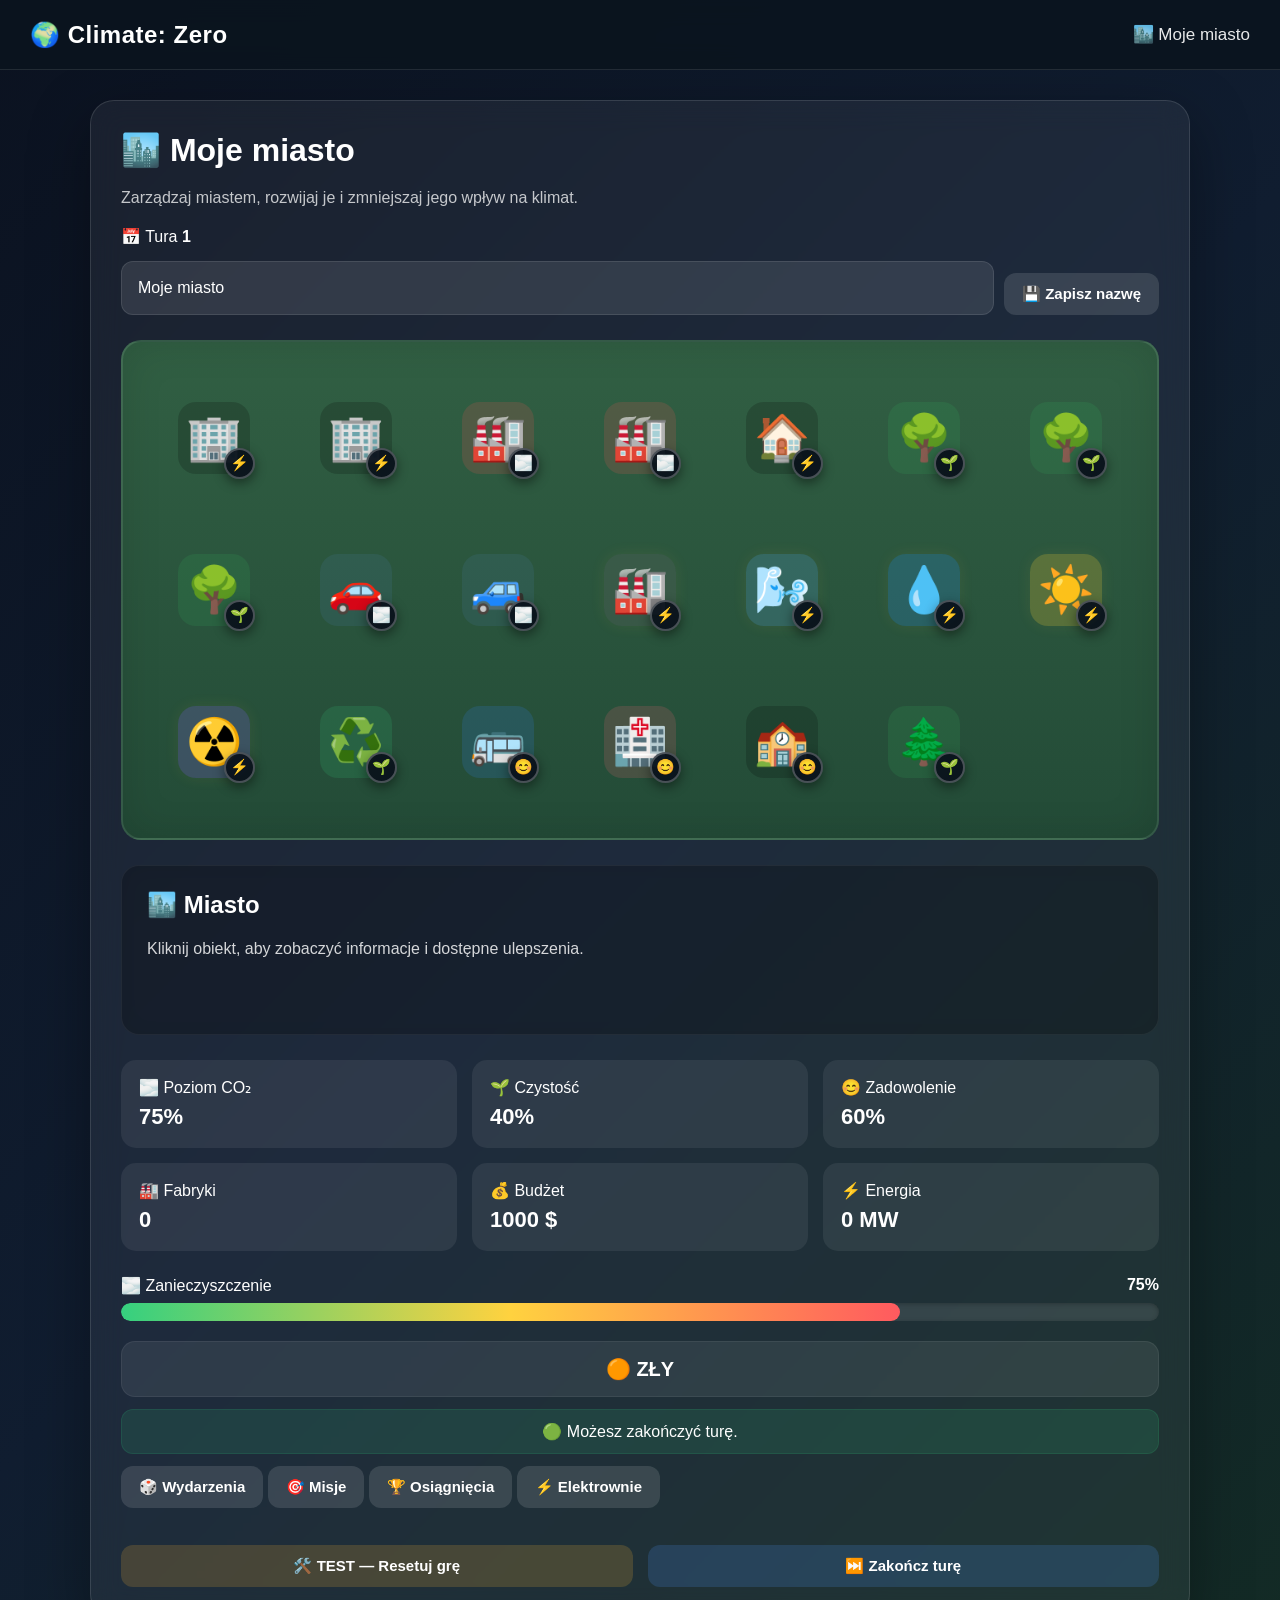
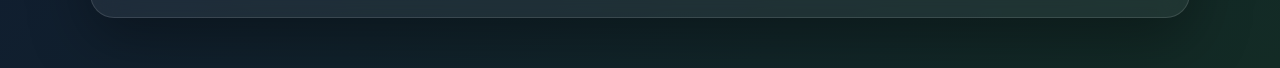
<file: index.html>
<!DOCTYPE html>
<html lang="pl">
<head>
    <meta charset="UTF-8">
    <meta name="viewport" content="width=device-width, initial-scale=1.0">

    <title>Climate: Zero</title>

    <link rel="stylesheet" href="style.css">
</head>

<body>

<!-- =========================================================
     HEADER
========================================================= -->

<header class="top-header">

    <div class="logo">
        🌍 <span>Climate: Zero</span>
    </div>

    <div
        class="city-name"
        id="city-name-display"
        title="Kliknij, aby zmienić nazwę miasta"
    >
        🏙️ <span id="header-city-name">Moje miasto</span>
    </div>

</header>


<!-- =========================================================
     GŁÓWNA CZĘŚĆ GRY
========================================================= -->

<main>

<section class="city-panel">


    <!-- =====================================================
         INTRO / NAZWA MIASTA / TURA
    ====================================================== -->

    <div class="city-intro">

        <div class="intro-title-row">

            <div class="intro-text">

                <h1>
                    🏙️
                    <span id="city-title">Moje miasto</span>
                </h1>

                <p>
                    Zarządzaj miastem, rozwijaj je i zmniejszaj jego wpływ na klimat.
                </p>

            </div>


            <div class="turn-badge">

                📅 Tura
                <strong id="turn">1</strong>

            </div>

        </div>


        <!-- Edycja nazwy miasta -->

        <div class="city-name-editor">

            <input
                type="text"
                id="city-name-input"
                placeholder="Wpisz nazwę miasta"
                maxlength="30"
                autocomplete="off"
            >

            <button id="save-city-name">
                💾 Zapisz nazwę
            </button>

        </div>

    </div>



    <!-- =====================================================
         WIDOK MIASTA
    ====================================================== -->

    <div
        class="city-view"
        id="city-view"
    >


        <!-- =================================================
             BIUROWCE
        ================================================== -->

        <div
            class="building office"
            data-type="office"
            data-id="office-1"
            data-effect="⚡"
            title="Biurowiec"
        >
            🏢
        </div>


        <div
            class="building office"
            data-type="office"
            data-id="office-2"
            data-effect="⚡"
            title="Biurowiec"
        >
            🏢
        </div>



        <!-- =================================================
             FABRYKI
        ================================================== -->

        <div
            class="building factory chemical-factory"
            data-type="chemical-factory"
            data-id="factory-1"
            data-effect="🌫️"
            title="Fabryka chemiczna"
        >
            🏭
        </div>


        <div
            class="building factory industrial-factory"
            data-type="industrial-factory"
            data-id="factory-2"
            data-effect="🌫️"
            title="Fabryka przemysłowa"
        >
            🏭
        </div>



        <!-- =================================================
             DOM
        ================================================== -->

        <div
            class="building house"
            data-type="house"
            data-id="house-1"
            data-effect="⚡"
            title="Dom"
        >
            🏠
        </div>



        <!-- =================================================
             PARKI
        ================================================== -->

        <div
            class="tree park"
            data-type="park"
            data-id="park-1"
            data-effect="🌱"
            title="Park"
        >
            🌳
        </div>


        <div
            class="tree park"
            data-type="park"
            data-id="park-2"
            data-effect="🌱"
            title="Park"
        >
            🌳
        </div>


        <div
            class="tree park"
            data-type="park"
            data-id="park-3"
            data-effect="🌱"
            title="Park"
        >
            🌳
        </div>



        <!-- =================================================
             SAMOCHODY
        ================================================== -->

        <div
            class="car"
            data-type="car"
            data-id="car-1"
            data-effect="🌫️"
            title="Samochód"
        >
            🚗
        </div>


        <div
            class="car"
            data-type="car"
            data-id="car-2"
            data-effect="🌫️"
            title="Samochód"
        >
            🚙
        </div>



        <!-- =================================================
             ELEKTROWNIE
        ================================================== -->

        <!-- Elektrownia węglowa -->

        <div
            class="building power-plant coal-plant"
            data-type="power-plant"
            data-id="coal"
            data-effect="⚡"
            title="Elektrownia węglowa"
        >
            🏭
        </div>


        <!-- Elektrownia wiatrowa -->

        <div
            class="building power-plant wind-plant"
            data-type="power-plant"
            data-id="wind"
            data-effect="⚡"
            title="Elektrownia wiatrowa"
        >
            🌬️
        </div>


        <!-- Elektrownia wodna -->

        <div
            class="building power-plant water-plant"
            data-type="power-plant"
            data-id="water"
            data-effect="⚡"
            title="Elektrownia wodna"
        >
            💧
        </div>


        <!-- Elektrownia słoneczna -->

        <div
            class="building power-plant solar-plant"
            data-type="power-plant"
            data-id="solar"
            data-effect="⚡"
            title="Elektrownia słoneczna"
        >
            ☀️
        </div>


        <!-- Elektrownia jądrowa -->

        <div
            class="building power-plant nuclear-plant"
            data-type="power-plant"
            data-id="nuclear"
            data-effect="⚡"
            title="Elektrownia jądrowa"
        >
            ☢️
        </div>



        <!-- =================================================
             NOWE BUDYNKI
        ================================================== -->

        <!-- Centrum recyklingu -->

        <div
            class="building recycling"
            data-type="recycling"
            data-id="recycling-1"
            data-effect="🌱"
            title="Centrum recyklingu"
        >
            ♻️
        </div>


        <!-- Centrum komunikacji -->

        <div
            class="building bus-depot"
            data-type="bus"
            data-id="bus-1"
            data-effect="😊"
            title="Centrum komunikacji"
        >
            🚌
        </div>


        <!-- Szpital -->

        <div
            class="building hospital"
            data-type="hospital"
            data-id="hospital-1"
            data-effect="😊"
            title="Szpital"
        >
            🏥
        </div>


        <!-- Szkoła -->

        <div
            class="building school"
            data-type="school"
            data-id="school-1"
            data-effect="😊"
            title="Szkoła"
        >
            🏫
        </div>


        <!-- Duży park -->

        <div
            class="tree big-park"
            data-type="big-park"
            data-id="big-park-1"
            data-effect="🌱"
            title="Duży park"
        >
            🌲
        </div>


    </div>



    <!-- =====================================================
         EFEKTY MIASTA
    ====================================================== -->

    <div
        id="city-effects"
        class="city-effects"
        aria-hidden="true"
    ></div>



    <!-- =====================================================
         PANEL INFORMACYJNY
    ====================================================== -->

    <div
        id="info-panel"
        class="info-panel"
    >

        <h2>
            🏙️ Miasto
        </h2>

        <p>
            Kliknij obiekt, aby zobaczyć informacje
            i dostępne ulepszenia.
        </p>

    </div>



    <!-- =====================================================
         STATYSTYKI MIASTA
    ====================================================== -->

    <div class="city-stats">


        <!-- CO2 -->

        <div class="stat-card co2-card">

            <span>
                🌫️ Poziom CO₂
            </span>

            <strong id="co2">
                75%
            </strong>

        </div>


        <!-- Czystość -->

        <div class="stat-card clean-card">

            <span>
                🌱 Czystość
            </span>

            <strong id="cleanliness">
                40%
            </strong>

        </div>


        <!-- Zadowolenie -->

        <div class="stat-card satisfaction-card">

            <span>
                😊 Zadowolenie
            </span>

            <strong id="satisfaction">
                60%
            </strong>

        </div>


        <!-- Fabryki -->

        <div class="stat-card factory-card">

            <span>
                🏭 Fabryki
            </span>

            <strong id="factories">
                2
            </strong>

        </div>


        <!-- Budżet -->

        <div class="stat-card money-card">

            <span>
                💰 Budżet
            </span>

            <strong id="budget">
                1000 $
            </strong>

        </div>


        <!-- Energia -->

        <div class="stat-card energy-card">

            <span>
                ⚡ Energia
            </span>

            <strong id="energy-balance">
                0 MW
            </strong>

        </div>


    </div>



    <!-- =====================================================
         PASEK ZANIECZYSZCZENIA
    ====================================================== -->

    <div class="pollution-bar-container">

        <div class="pollution-info">

            <span>
                🌫️ Zanieczyszczenie
            </span>

            <strong id="pollution-value">
                75%
            </strong>

        </div>


        <div
            class="pollution-bar"
            role="progressbar"
            aria-label="Poziom zanieczyszczenia"
            aria-valuemin="0"
            aria-valuemax="100"
            aria-valuenow="75"
        >

            <div id="pollution-fill"></div>

        </div>

    </div>



    <!-- =====================================================
         STATUS MIASTA
    ====================================================== -->

    <div
        id="city-status"
        class="city-status"
    >
        🟠 ZŁY
    </div>



    <!-- =====================================================
         STATUS TURY
    ====================================================== -->

    <div
        id="turn-status"
        class="turn-status"
    >
        🟢 Możesz zakończyć turę.
    </div>



    <!-- =====================================================
         SZYBKIE PANELE
    ====================================================== -->

    <div class="quick-panels">


        <button
            id="show-events"
            type="button"
        >
            🎲 Wydarzenia
        </button>


        <button
            id="show-missions"
            type="button"
        >
            🎯 Misje
        </button>


        <button
            id="show-achievements"
            type="button"
        >
            🏆 Osiągnięcia
        </button>


        <button
            id="show-energy"
            type="button"
        >
            ⚡ Elektrownie
        </button>


    </div>



    <!-- =====================================================
         GŁÓWNE PRZYCISKI
    ====================================================== -->

    <div class="main-buttons">


        <button
            id="reset-budget"
            type="button"
        >
            🛠️ TEST — Resetuj grę
        </button>


        <button
            id="end-turn"
            type="button"
        >
            ⏭️ Zakończ turę
        </button>


    </div>



    <!-- =====================================================
         OBSZAR WYDARZEŃ / MISJI / OSIĄGNIĘĆ
    ====================================================== -->

    <div
        id="event-area"
        class="event-area"
    ></div>


</section>

</main>



<!-- =========================================================
     TOASTY / POWIADOMIENIA
========================================================= -->

<div
    id="toast-container"
    aria-live="polite"
    aria-atomic="true"
></div>



<!-- =========================================================
     WARSTWA EFEKTÓW
========================================================= -->

<div
    id="animation-layer"
    class="animation-layer"
    aria-hidden="true"
></div>



<!-- =========================================================
     SKRYPT GRY
========================================================= -->

<script src="script.js"></script>

</body>
</html>
</file>
<file: style.css>
/* =====================================================
   CLIMATE: ZERO
   GŁÓWNY STYL
===================================================== */

* {
    box-sizing: border-box;
}

html {
    scroll-behavior: smooth;
}

body {
    margin: 0;

    font-family:
        Arial,
        Helvetica,
        sans-serif;

    background:
        linear-gradient(
            135deg,
            #0b1220,
            #101d30,
            #132b25
        );

    color: white;

    min-height: 100vh;
}


/* =====================================================
   HEADER
===================================================== */

header {
    height: 70px;

    display: flex;

    align-items: center;
    justify-content: space-between;

    padding: 0 30px;

    background:
        rgba(10, 20, 30, 0.9);

    border-bottom:
        1px solid
        rgba(255, 255, 255, 0.1);

    position: sticky;

    top: 0;

    z-index: 10;

    backdrop-filter:
        blur(12px);

    -webkit-backdrop-filter:
        blur(12px);
}


/* =====================================================
   LOGO
===================================================== */

.logo {
    font-size: 24px;

    font-weight: bold;

    letter-spacing: 0.5px;
}


/* =====================================================
   NAZWA MIASTA
===================================================== */

.city-name {
    font-size: 17px;

    opacity: 0.9;

    cursor: pointer;

    transition:
        opacity 0.2s,
        transform 0.2s;
}

.city-name:hover {
    opacity: 1;

    transform:
        scale(1.03);
}


/* =====================================================
   MAIN
===================================================== */

main {
    width: 100%;

    display: flex;

    justify-content: center;

    padding:
        30px
        15px
        50px;
}


/* =====================================================
   GŁÓWNY PANEL MIASTA
===================================================== */

.city-panel {
    width: 100%;

    max-width: 1100px;

    background:
        rgba(255, 255, 255, 0.06);

    border:
        1px solid
        rgba(255, 255, 255, 0.12);

    border-radius: 24px;

    padding: 30px;

    backdrop-filter:
        blur(15px);

    -webkit-backdrop-filter:
        blur(15px);

    box-shadow:
        0 20px 60px
        rgba(0, 0, 0, 0.35);
}


/* =====================================================
   INTRO
===================================================== */

.city-intro {
    width: 100%;
}

.city-intro h1 {
    margin-top: 0;

    margin-bottom: 10px;

    font-size: 32px;
}

.city-intro p {
    color:
        rgba(255, 255, 255, 0.75);

    line-height: 1.6;
}


/* =====================================================
   EDYCJA NAZWY MIASTA
===================================================== */

.city-name-editor {
    display: flex;

    gap: 10px;

    margin-top: 15px;
}

#city-name-input {
    flex: 1;

    min-width: 0;

    padding:
        14px
        16px;

    border:
        1px solid
        rgba(255, 255, 255, 0.1);

    outline: none;

    border-radius: 12px;

    background:
        rgba(255, 255, 255, 0.1);

    color: white;

    font-size: 16px;

    transition:
        border 0.2s,
        background 0.2s;
}

#city-name-input:focus {
    border-color:
        rgba(80, 180, 255, 0.6);

    background:
        rgba(255, 255, 255, 0.14);
}

#city-name-input::placeholder {
    color:
        rgba(255, 255, 255, 0.5);
}


/* =====================================================
   WIDOK MIASTA
===================================================== */

.city-view {
    margin-top: 25px;

    min-height: 500px;

    padding: 30px;

    border-radius: 20px;

    background:
        linear-gradient(
            180deg,
            #315f43,
            #234b37
        );

    display: grid;

    grid-template-columns:
        repeat(7, 1fr);

    gap: 20px;

    align-items: center;

    justify-items: center;

    border:
        2px solid
        rgba(255, 255, 255, 0.08);

    box-shadow:
        inset 0 0 40px
        rgba(0, 0, 0, 0.12);
}


/* =====================================================
   OBIEKTY MIASTA
===================================================== */

.building,
.tree,
.car {
    width: 72px;

    height: 72px;

    display: flex;

    justify-content: center;

    align-items: center;

    font-size: 45px;

    border-radius: 18px;

    background:
        rgba(0, 0, 0, 0.18);

    cursor: pointer;

    transition:
        transform 0.2s,
        background 0.2s,
        box-shadow 0.2s;

    user-select: none;

    position: relative;
}


/* =====================================================
   IKONA EFEKTU W ROGU
===================================================== */

.building[data-effect]::after,
.tree[data-effect]::after,
.car[data-effect]::after {

    content:
        attr(data-effect);

    position: absolute;

    right: -5px;

    bottom: -5px;

    width: 27px;

    height: 27px;

    display: flex;

    align-items: center;

    justify-content: center;

    font-size: 15px;

    background:
        rgba(10, 18, 28, 0.95);

    border:
        2px solid
        rgba(255, 255, 255, 0.25);

    border-radius: 50%;

    box-shadow:
        0 4px 12px
        rgba(0, 0, 0, 0.45);

    z-index: 2;

    pointer-events: none;

    transition:
        transform 0.2s,
        box-shadow 0.2s;
}


/* =====================================================
   HOVER IKONY EFEKTU
===================================================== */

.building:hover::after,
.tree:hover::after,
.car:hover::after {

    transform:
        scale(1.15)
        rotate(5deg);

    box-shadow:
        0 5px 15px
        rgba(0, 0, 0, 0.6);
}


/* =====================================================
   HOVER OBIEKTÓW
===================================================== */

.building:hover,
.tree:hover,
.car:hover {

    transform:
        translateY(-6px)
        scale(1.08);

    background:
        rgba(255, 255, 255, 0.12);

    box-shadow:
        0 10px 25px
        rgba(0, 0, 0, 0.25);
}


/* =====================================================
   FABRYKI
===================================================== */

.factory {
    background:
        rgba(255, 80, 80, 0.16);
}

.factory:hover {
    background:
        rgba(255, 80, 80, 0.26);
}


/* =====================================================
   ELEKTROWNIE
===================================================== */

.power-plant {

    position: relative;

    background:
        rgba(255, 200, 60, 0.18);

    box-shadow:
        0 0 15px
        rgba(255, 200, 60, 0.08);
}

.power-plant:hover {

    background:
        rgba(255, 200, 60, 0.28);

    box-shadow:
        0 0 25px
        rgba(255, 200, 60, 0.2);
}


/* =====================================================
   RODZAJE ELEKTROWNI
===================================================== */

.coal-plant {
    background:
        rgba(100, 100, 100, 0.25);
}

.coal-plant:hover {
    background:
        rgba(120, 120, 120, 0.35);
}


.wind-plant {
    background:
        rgba(100, 180, 255, 0.18);
}

.wind-plant:hover {
    background:
        rgba(100, 180, 255, 0.3);
}


.water-plant {
    background:
        rgba(40, 150, 255, 0.2);
}

.water-plant:hover {
    background:
        rgba(40, 150, 255, 0.32);
}


.solar-plant {
    background:
        rgba(255, 210, 50, 0.22);
}

.solar-plant:hover {
    background:
        rgba(255, 210, 50, 0.32);
}


.nuclear-plant {
    background:
        rgba(150, 100, 255, 0.2);
}

.nuclear-plant:hover {
    background:
        rgba(150, 100, 255, 0.3);
}


/* =====================================================
   RECYKLING
===================================================== */

.recycling {
    background:
        rgba(50, 200, 120, 0.16);
}

.recycling:hover {
    background:
        rgba(50, 200, 120, 0.28);
}


/* =====================================================
   AUTOBUS
===================================================== */

.bus-depot {
    background:
        rgba(50, 130, 255, 0.16);
}

.bus-depot:hover {
    background:
        rgba(50, 130, 255, 0.28);
}


/* =====================================================
   SZPITAL
===================================================== */

.hospital {
    background:
        rgba(255, 100, 120, 0.16);
}

.hospital:hover {
    background:
        rgba(255, 100, 120, 0.28);
}


/* =====================================================
   DRZEWA
===================================================== */

.tree {
    background:
        rgba(50, 180, 90, 0.14);
}

.tree:hover {
    background:
        rgba(50, 180, 90, 0.25);
}


/* =====================================================
   SAMOCHODY
===================================================== */

.car {
    background:
        rgba(80, 130, 180, 0.14);
}

.car:hover {
    background:
        rgba(80, 130, 180, 0.25);
}


/* =====================================================
   INFO PANEL
===================================================== */

.info-panel {

    margin-top: 25px;

    padding: 25px;

    border-radius: 18px;

    background:
        rgba(0, 0, 0, 0.22);

    min-height: 170px;

    border:
        1px solid
        rgba(255, 255, 255, 0.05);

    box-shadow:
        inset 0 0 25px
        rgba(0, 0, 0, 0.08);
}

.info-panel h2 {
    margin-top: 0;

    margin-bottom: 18px;
}

.info-panel h3 {
    margin-top: 0;
}

.info-panel p {
    line-height: 1.5;

    color:
        rgba(255, 255, 255, 0.82);
}

.info-panel strong {
    color: white;
}


/* =====================================================
   POWER MANAGEMENT PANEL
===================================================== */

.energy-panel {

    margin-top: 20px;

    padding: 22px;

    border-radius: 18px;

    background:
        linear-gradient(
            145deg,
            rgba(30, 40, 60, 0.95),
            rgba(15, 25, 35, 0.95)
        );

    border:
        1px solid
        rgba(255, 255, 255, 0.1);

    box-shadow:
        0 10px 35px
        rgba(0, 0, 0, 0.25);
}

.energy-panel h3 {
    margin-top: 0;

    font-size: 22px;
}

.energy-panel > p {
    color:
        rgba(255, 255, 255, 0.7);

    line-height: 1.5;
}


/* =====================================================
   POJEDYNCZY WIERSZ ELEKTROWNI
===================================================== */

.energy-row {

    margin-top: 18px;

    padding: 15px;

    border-radius: 14px;

    background:
        rgba(255, 255, 255, 0.055);

    border:
        1px solid
        rgba(255, 255, 255, 0.06);

    transition:
        background 0.2s,
        transform 0.2s;
}

.energy-row:hover {

    background:
        rgba(255, 255, 255, 0.075);

    transform:
        translateY(-1px);
}


/* =====================================================
   GÓRA WIERSZA
===================================================== */

.energy-row-top {

    display: flex;

    justify-content: space-between;

    align-items: center;

    gap: 15px;

    margin-bottom: 10px;
}

.energy-name {
    font-weight: bold;

    line-height: 1.4;
}

.energy-percent {

    font-size: 18px;

    font-weight: bold;

    white-space: nowrap;
}


/* =====================================================
   SUWAK ENERGII
===================================================== */

.energy-slider {

    width: 100%;

    height: 12px;

    appearance: none;

    -webkit-appearance: none;

    border-radius: 20px;

    outline: none;

    cursor: pointer;

    background:
        linear-gradient(
            90deg,
            #35d07f 0%,
            #ffd23f 60%,
            #ff5a5f 100%
        );

    box-shadow:
        0 0 12px
        rgba(80, 220, 150, 0.18);
}


/* =====================================================
   SUWAK — CHROME / EDGE / OPERA
===================================================== */

.energy-slider::-webkit-slider-thumb {

    appearance: none;

    -webkit-appearance: none;

    width: 24px;

    height: 24px;

    border-radius: 50%;

    background: white;

    border:
        3px solid
        #35d07f;

    box-shadow:
        0 3px 12px
        rgba(0, 0, 0, 0.45);

    cursor: grab;

    transition:
        transform 0.15s;
}

.energy-slider::-webkit-slider-thumb:hover {

    transform:
        scale(1.12);
}

.energy-slider::-webkit-slider-thumb:active {

    cursor: grabbing;

    transform:
        scale(1.18);
}


/* =====================================================
   SUWAK — FIREFOX
===================================================== */

.energy-slider::-moz-range-thumb {

    width: 24px;

    height: 24px;

    border-radius: 50%;

    background: white;

    border:
        3px solid
        #35d07f;

    box-shadow:
        0 3px 12px
        rgba(0, 0, 0, 0.45);

    cursor: grab;
}

.energy-slider::-moz-range-track {

    height: 12px;

    border-radius: 20px;

    background:
        linear-gradient(
            90deg,
            #35d07f,
            #ffd23f,
            #ff5a5f
        );
}


/* =====================================================
   SZCZEGÓŁY ENERGII
===================================================== */

.energy-details {

    display: flex;

    justify-content: space-between;

    align-items: center;

    gap: 10px;

    margin-top: 10px;

    font-size: 13px;

    color:
        rgba(255, 255, 255, 0.65);
}


/* =====================================================
   PODSUMOWANIE ENERGII
===================================================== */

.energy-summary {

    display: grid;

    grid-template-columns:
        repeat(3, 1fr);

    gap: 10px;

    margin-top: 20px;
}

.energy-summary div {

    padding: 14px;

    border-radius: 12px;

    background:
        rgba(255, 255, 255, 0.06);

    text-align: center;

    line-height: 1.4;
}

.energy-summary strong {

    display: block;

    margin-top: 5px;

    font-size: 20px;
}


/* =====================================================
   PRZYCISK ULEPSZENIA
===================================================== */

.upgrade-button {

    position: relative;

    width: 100%;

    background:
        rgba(50, 210, 130, 0.2);

    border:
        1px solid
        rgba(50, 210, 130, 0.2);

    padding-right: 55px;
}

.upgrade-button:hover:not(:disabled) {

    background:
        rgba(50, 210, 130, 0.35);
}

.upgrade-button:active:not(:disabled) {

    transform:
        scale(0.98);
}


/* =====================================================
   IKONA ULEPSZENIA
===================================================== */

.upgrade-icon {

    position: absolute;

    right: 14px;

    top: 50%;

    transform:
        translateY(-50%);

    width: 30px;

    height: 30px;

    display: flex;

    align-items: center;

    justify-content: center;

    border-radius: 50%;

    background:
        rgba(0, 0, 0, 0.25);

    font-size: 17px;
}


/* =====================================================
   STATYSTYKI MIASTA
===================================================== */

.city-stats {

    display: grid;

    grid-template-columns:
        repeat(3, 1fr);

    gap: 15px;

    margin-top: 25px;
}

.city-stats div {

    padding: 18px;

    border-radius: 15px;

    background:
        rgba(255, 255, 255, 0.07);

    display: flex;

    flex-direction: column;

    gap: 7px;

    transition:
        transform 0.2s,
        background 0.2s;
}

.city-stats div:hover {

    transform:
        translateY(-3px);

    background:
        rgba(255, 255, 255, 0.1);
}

.city-stats strong {

    font-size: 22px;
}


/* =====================================================
   PASEK CO2
===================================================== */

.pollution-bar-container {
    margin-top: 25px;
}

.pollution-info {

    display: flex;

    justify-content: space-between;

    align-items: center;

    gap: 10px;

    margin-bottom: 8px;
}

.pollution-bar {

    height: 18px;

    width: 100%;

    background:
        rgba(255, 255, 255, 0.1);

    border-radius: 20px;

    overflow: hidden;

    box-shadow:
        inset 0 1px 4px
        rgba(0, 0, 0, 0.25);
}

#pollution-fill {

    height: 100%;

    width: 75%;

    background:
        linear-gradient(
            90deg,
            #35d07f,
            #ffd23f,
            #ff5a5f
        );

    border-radius: 20px;

    transition:
        width 0.4s ease;
}


/* =====================================================
   STATUS MIASTA
===================================================== */

.city-status {

    margin-top: 20px;

    padding: 15px;

    border-radius: 14px;

    background:
        rgba(255, 255, 255, 0.08);

    text-align: center;

    font-size: 20px;

    font-weight: bold;

    border:
        1px solid
        rgba(255, 255, 255, 0.06);
}


/* =====================================================
   STATUS TUR
===================================================== */

.turn-status {

    margin-top: 12px;

    padding: 12px;

    border-radius: 12px;

    text-align: center;

    background:
        rgba(50, 210, 130, 0.12);

    border:
        1px solid
        rgba(50, 210, 130, 0.12);

    transition:
        background 0.2s;
}


/* =====================================================
   BUTTONS — GŁÓWNE
===================================================== */

button {

    border: none;

    border-radius: 12px;

    padding:
        12px
        18px;

    margin-top: 12px;

    font-size: 15px;

    font-weight: bold;

    cursor: pointer;

    background:
        rgba(255, 255, 255, 0.12);

    color: white;

    transition:
        transform 0.15s,
        background 0.15s,
        opacity 0.15s;

    font-family:
        Arial,
        Helvetica,
        sans-serif;
}

button:hover:not(:disabled) {

    transform:
        translateY(-2px);

    background:
        rgba(255, 255, 255, 0.2);
}

button:active:not(:disabled) {

    transform:
        translateY(0);
}

button:disabled {

    cursor: not-allowed;

    opacity: 0.55;
}


/* =====================================================
   RESET
===================================================== */

#reset-budget {

    background:
        rgba(255, 180, 50, 0.18);
}

#reset-budget:hover:not(:disabled) {

    background:
        rgba(255, 180, 50, 0.3);
}


/* =====================================================
   KONIEC TURY
===================================================== */

#end-turn {

    background:
        rgba(80, 150, 255, 0.18);
}

#end-turn:hover:not(:disabled) {

    background:
        rgba(80, 150, 255, 0.3);
}


/* =====================================================
   PRZYCISKI GŁÓWNE
===================================================== */

.main-buttons {

    display: flex;

    gap: 15px;

    margin-top: 25px;
}

.main-buttons button {

    flex: 1;
}


/* =====================================================
   WSZYSTKIE ELEKTROWNIE
===================================================== */

.show-all-energy {

    background:
        rgba(80, 150, 255, 0.16);

    border:
        1px solid
        rgba(80, 150, 255, 0.15);
}

.show-all-energy:hover:not(:disabled) {

    background:
        rgba(80, 150, 255, 0.28);
}


/* =====================================================
   KRYTYCZNY KOMUNIKAT
===================================================== */

.critical-message {

    margin-top: 15px;

    padding: 14px;

    border-radius: 12px;

    background:
        rgba(255, 70, 70, 0.12);

    border:
        1px solid
        rgba(255, 70, 70, 0.2);

    line-height: 1.55;

    box-shadow:
        0 5px 20px
        rgba(255, 50, 50, 0.05);
}


/* =====================================================
   HR
===================================================== */

hr {

    border: none;

    border-top:
        1px solid
        rgba(255, 255, 255, 0.1);

    margin:
        20px
        0;
}


/* =====================================================
   FOCUS — DOSTĘPNOŚĆ
===================================================== */

button:focus-visible,
input:focus-visible {

    outline:
        2px solid
        rgba(100, 190, 255, 0.8);

    outline-offset: 3px;
}


/* =====================================================
   RESPONSIVE — TABLET
===================================================== */

@media (max-width: 900px) {

    .city-view {

        grid-template-columns:
            repeat(5, 1fr);
    }

    .energy-summary {

        grid-template-columns:
            repeat(2, 1fr);
    }

}


/* =====================================================
   RESPONSIVE — MAŁE TABLETY / TELEFONY
===================================================== */

@media (max-width: 700px) {

    header {

        padding:
            0
            15px;
    }

    .city-panel {

        padding:
            20px;
    }

    .city-intro h1 {

        font-size: 27px;
    }

    .city-view {

        grid-template-columns:
            repeat(4, 1fr);

        gap: 14px;

        padding: 20px;
    }

    .city-stats {

        grid-template-columns:
            repeat(2, 1fr);
    }

    .city-name-editor {

        flex-direction: column;
    }

    .city-name-editor button {

        width: 100%;
    }

    .energy-summary {

        grid-template-columns:
            1fr;
    }

    .energy-details {

        flex-direction: column;

        align-items: flex-start;

        gap: 4px;
    }

}


/* =====================================================
   RESPONSIVE — TELEFONY
===================================================== */

@media (max-width: 500px) {

    header {

        height: 60px;
    }

    .logo {

        font-size: 18px;
    }

    .city-name {

        font-size: 14px;
    }

    main {

        padding:
            20px
            8px
            30px;
    }

    .city-panel {

        padding:
            15px;

        border-radius: 18px;
    }

    .city-view {

        grid-template-columns:
            repeat(3, 1fr);

        padding:
            15px;

        gap: 10px;

        min-height: 420px;
    }

    .building,
    .tree,
    .car {

        width: 60px;

        height: 60px;

        font-size: 35px;

        border-radius: 15px;
    }

    .building[data-effect]::after,
    .tree[data-effect]::after,
    .car[data-effect]::after {

        width: 23px;

        height: 23px;

        font-size: 13px;

        right: -4px;

        bottom: -4px;
    }

    .city-stats {

        grid-template-columns:
            1fr;
    }

    .main-buttons {

        flex-direction: column;
    }

    .main-buttons button {

        width: 100%;
    }

    .energy-panel {

        padding:
            15px;
    }

    .energy-row {

        padding:
            12px;
    }

    .energy-row-top {

        align-items:
            flex-start;

        flex-direction:
            column;

        gap: 5px;
    }

    .energy-percent {

        font-size: 16px;
    }

    .pollution-info {

        font-size: 14px;
    }

    .info-panel {

        padding:
            18px;
    }

}


/* =====================================================
   BARDZO MAŁE TELEFONY
===================================================== */

@media (max-width: 360px) {

    .city-view {

        grid-template-columns:
            repeat(2, 1fr);
    }

    .logo {

        font-size: 16px;
    }

    .city-name {

        font-size: 12px;
    }

    .building,
    .tree,
    .car {

        width: 58px;

        height: 58px;

        font-size: 32px;
    }

}


/* =====================================================
   KONIEC STYLE.CSS
===================================================== */
</file>
